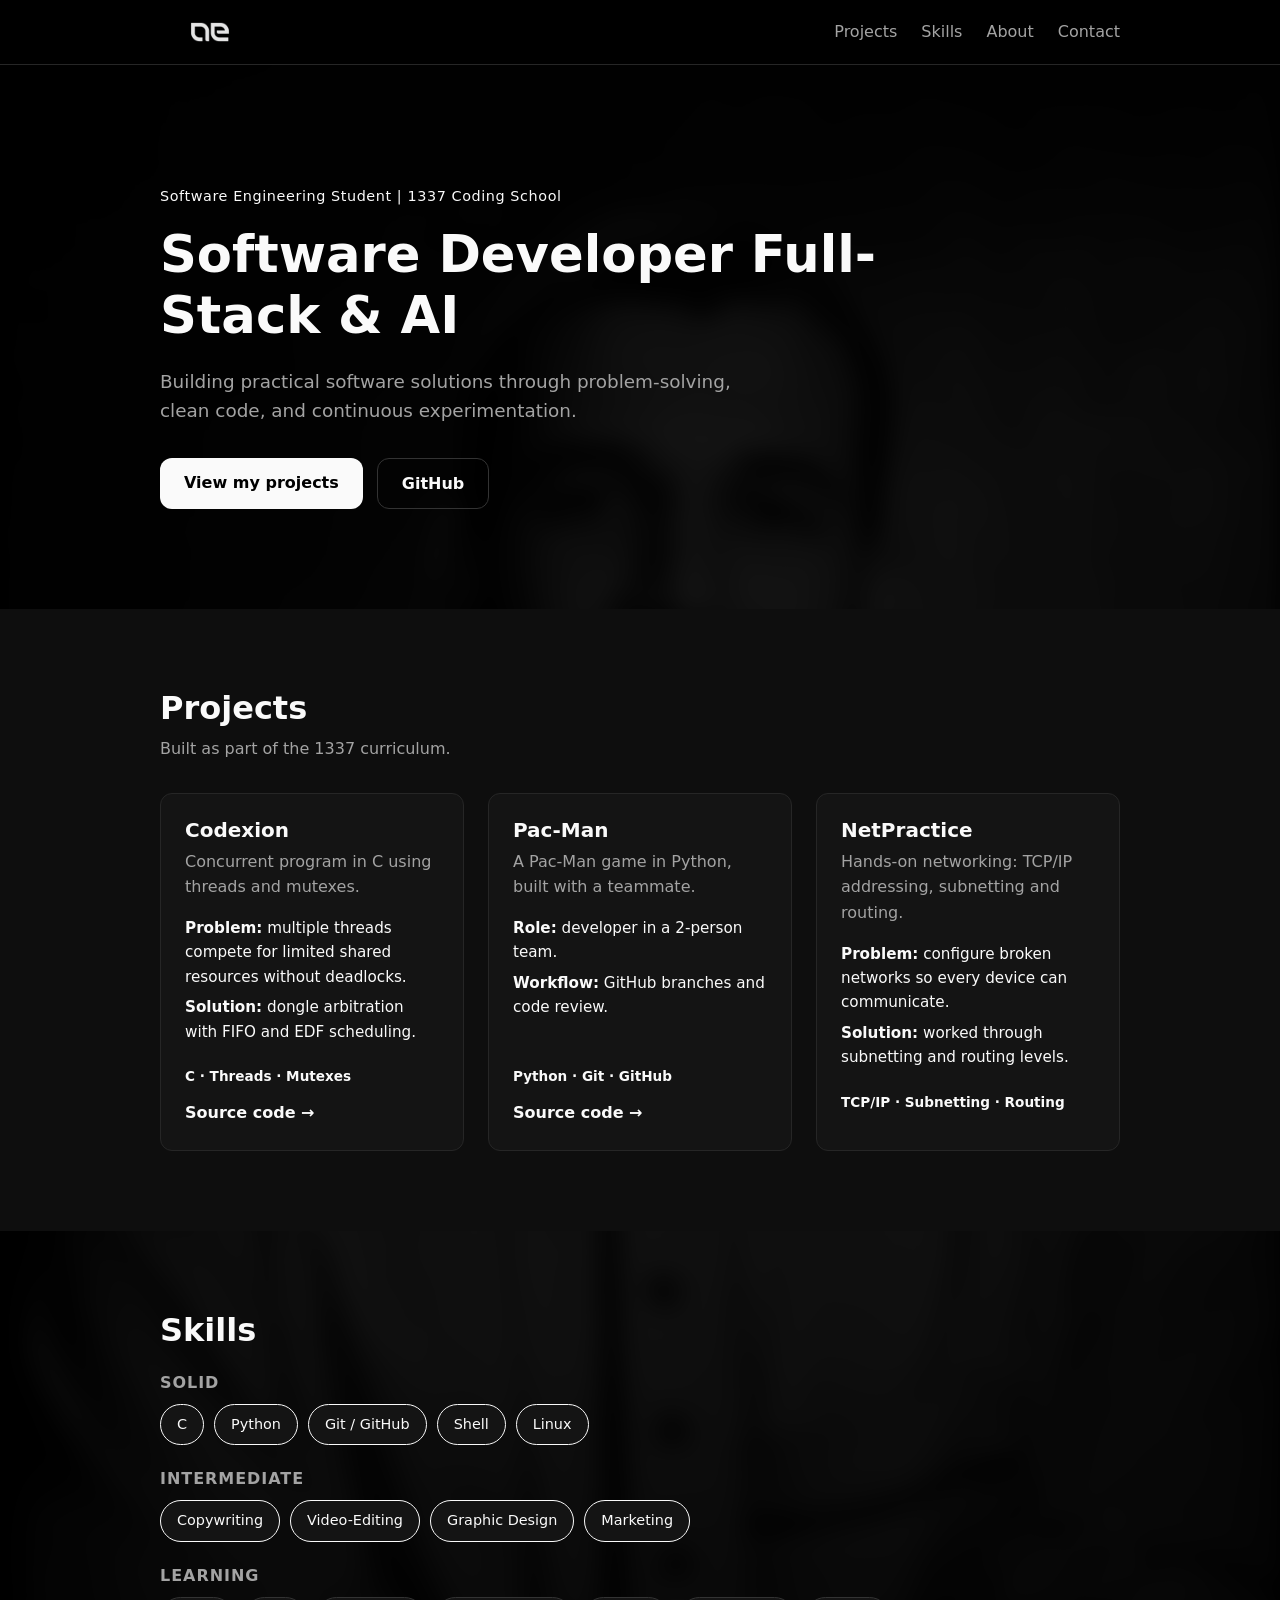
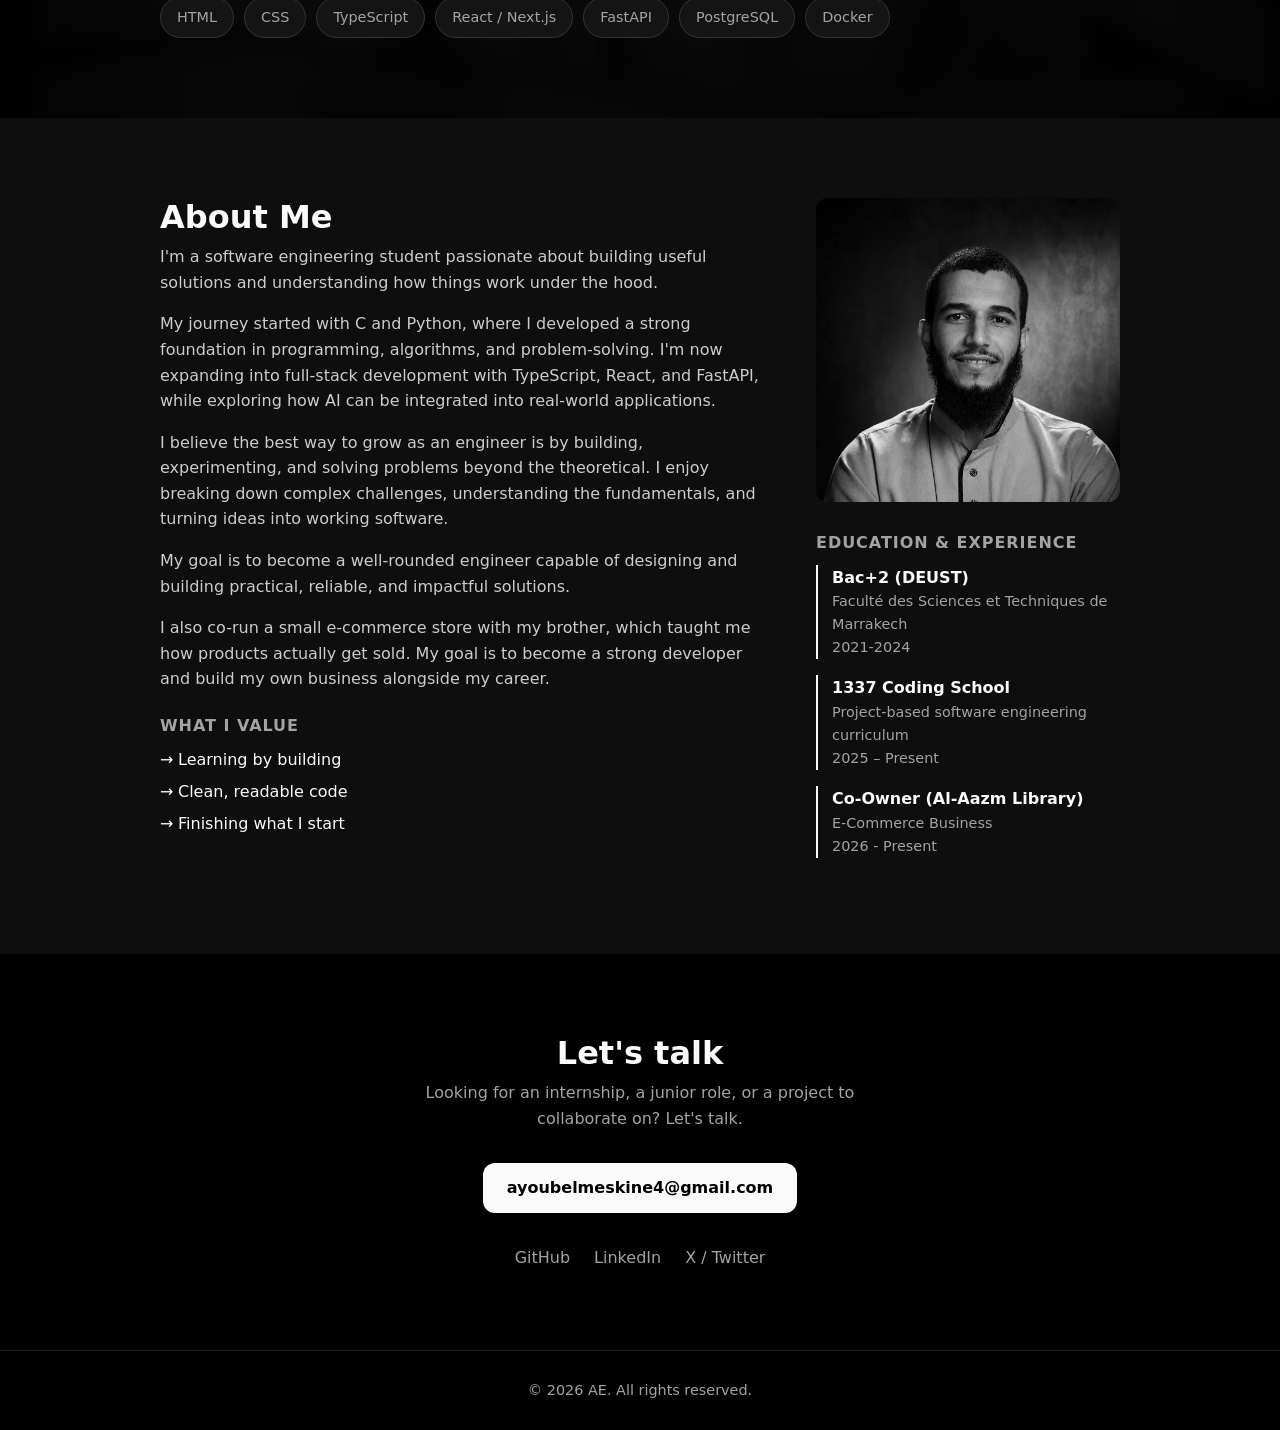
<file: index.html>
<!DOCTYPE html>
<html lang="en">
<head>
  <meta charset="UTF-8">
  <meta name="viewport" content="width=device-width, initial-scale=1.0">
  <title>Ayoub Elmeskine | Software Engineering Student</title>
  <meta name="description" content="Portfolio of Ayoub Elmeskine, software engineering student at 42 (1337 Benguerir), moving into full-stack web development.">
  <link rel="stylesheet" href="style.css">
</head>
<body>

  <header class="site-header">
    <nav class="nav container">
      <a href="#hero" class="logo">
        <img src="src/logo.png" alt="Ayoub Elmeskine logo">
      </a>
      <ul class="nav-links">
        <li><a href="#projects">Projects</a></li>
        <li><a href="#skills">Skills</a></li>
        <li><a href="#about">About</a></li>
        <li><a href="#contact">Contact</a></li>
      </ul>
    </nav>
  </header>

  <main>

    <section id="hero" class="hero">
      <div class="container hero-text">
        <p class="eyebrow">Software Engineering Student | 1337 Coding School</p>
        <h1>Software Developer Full-Stack & AI</h1>
        <p class="lead">
          Building practical software solutions
          through problem-solving, clean code, and continuous experimentation.
        </p>
        <div class="buttons">
          <a href="#projects" class="btn btn-primary">View my projects</a>
          <a href="https://github.com/elmeskineayoub" class="btn btn-secondary" target="_blank" rel="noopener">GitHub</a>
        </div>
      </div>
    </section>

    <section id="projects" class="section">
      <div class="container">
        <h2>Projects</h2>
        <p class="section-intro">Built as part of the 1337 curriculum.</p>

        <div class="cards">

          <article class="card">
            <h3>Codexion</h3>
            <p class="tagline">Concurrent program in C using threads and mutexes.</p>
            <ul class="card-list">
              <li><strong>Problem:</strong> multiple threads compete for limited shared resources without deadlocks.</li>
              <li><strong>Solution:</strong> dongle arbitration with FIFO and EDF scheduling.</li>
            </ul>
            <p class="tech">C · Threads · Mutexes</p>
            <a href="https://github.com/elmeskineayoub" class="card-link" target="_blank" rel="noopener">Source code →</a>
          </article>

          <article class="card">
            <h3>Pac-Man</h3>
            <p class="tagline">A Pac-Man game in Python, built with a teammate.</p>
            <ul class="card-list">
              <li><strong>Role:</strong> developer in a 2-person team.</li>
              <li><strong>Workflow:</strong> GitHub branches and code review.</li>
            </ul>
            <p class="tech">Python · Git · GitHub</p>
            <a href="https://github.com/elmeskineayoub" class="card-link" target="_blank" rel="noopener">Source code →</a>
          </article>

          <article class="card">
            <h3>NetPractice</h3>
            <p class="tagline">Hands-on networking: TCP/IP addressing, subnetting and routing.</p>
            <ul class="card-list">
              <li><strong>Problem:</strong> configure broken networks so every device can communicate.</li>
              <li><strong>Solution:</strong> worked through subnetting and routing levels.</li>
            </ul>
            <p class="tech">TCP/IP · Subnetting · Routing</p>
          </article>

        </div>
      </div>
    </section>

    <section id="skills" class="section">
      <div class="container">
        <h2>Skills</h2>

        <h3 class="skills-title">Solid</h3>
        <ul class="pills">
          <li>C</li>
          <li>Python</li>
          <li>Git / GitHub</li>
          <li>Shell</li>
          <li>Linux</li>
        </ul>

        <h3 class="skills-title">Intermediate</h3>
        <ul class="pills pills-intermediate">
          <li>Copywriting</li>
          <li>Video-Editing</li>
          <li>Graphic Design</li>
          <li>Marketing</li>
        </ul>

        <h3 class="skills-title">Learning</h3>
        <ul class="pills pills-learning">
          <li>HTML</li>
          <li>CSS</li>
          <li>TypeScript</li>
          <li>React / Next.js</li>
          <li>FastAPI</li>
          <li>PostgreSQL</li>
          <li>Docker</li>
        </ul>

      </div>
    </section>

    <section id="about" class="section">
      <div class="container about">
        <div class="about-text">
          <h2>About Me</h2>
          <p>
            I'm a software engineering student passionate about building 
            useful solutions and understanding how things work under the hood.
          </p>

          <p>
            My journey started with C and Python, where I developed a strong foundation in programming, 
            algorithms, and problem-solving. I'm now expanding into full-stack development with 
            TypeScript, React, and FastAPI, while exploring how AI can be integrated into real-world applications.
          </p>

          <p>
            I believe the best way to grow as an engineer is by building, experimenting, 
            and solving problems beyond the theoretical. I enjoy breaking down complex challenges, 
            understanding the fundamentals, and turning ideas into working software.
          </p>

          <p>
            My goal is to become a well-rounded engineer capable of 
            designing and building practical, reliable, and impactful solutions.
          </p>

          <p>
            I also co-run a small e-commerce store with my brother, which taught me how
            products actually get sold. My goal is to become a strong developer and
            build my own business alongside my career.
          </p>

          <h3 class="skills-title">What I value</h3>
          <ul class="values">
            <li>Learning by building</li>
            <li>Clean, readable code</li>
            <li>Finishing what I start</li>
          </ul>
        </div>

        <div class="about-side">
          <img src="src/mine.png" alt="Ayoub Elmeskine" class="photo">

          <h3 class="skills-title">Education &amp; experience</h3>
          <ul class="timeline">
            <li>
              <strong>Bac+2 (DEUST)</strong>
              <span>Faculté des Sciences et Techniques de Marrakech</span>
              <span>2021-2024</span>
            </li>
            <li>
              <strong>1337 Coding School</strong>
              <span>Project-based software engineering curriculum</span>
              <span>2025 – Present</span>
            </li>
            <li>
              <strong>Co-Owner (Al-Aazm Library)</strong>
              <span>E-Commerce Business<br>2026 - Present</br></span>
            </li>
          </ul>
        </div>
      </div>
    </section>

    <section id="contact" class="section contact">
      <div class="container">
        <h2>Let's talk</h2>
        <p class="section-intro">
          Looking for an internship, a junior role, or a project to collaborate on?
          Let's talk.
        </p>
        <a href="mailto:ayoubelmeskine4@gmail.com" class="btn btn-primary">ayoubelmeskine4@gmail.com</a>

        <ul class="socials">
          <li><a href="https://github.com/elmeskineayoub" target="_blank" rel="noopener">GitHub</a></li>
          <li><a href="https://www.linkedin.com/in/ayoubelmeskine/" target="_blank" rel="noopener">LinkedIn</a></li>
          <li><a href="https://x.com/ayoub_elmeskine" target="_blank" rel="noopener">X / Twitter</a></li>
        </ul>
      </div>
    </section>

  </main>

  <footer class="site-footer">
    <div class="container">
      <p>&copy; 2026 AE. All rights reserved.</p>
    </div>
  </footer>

</body>
</html>
</file>
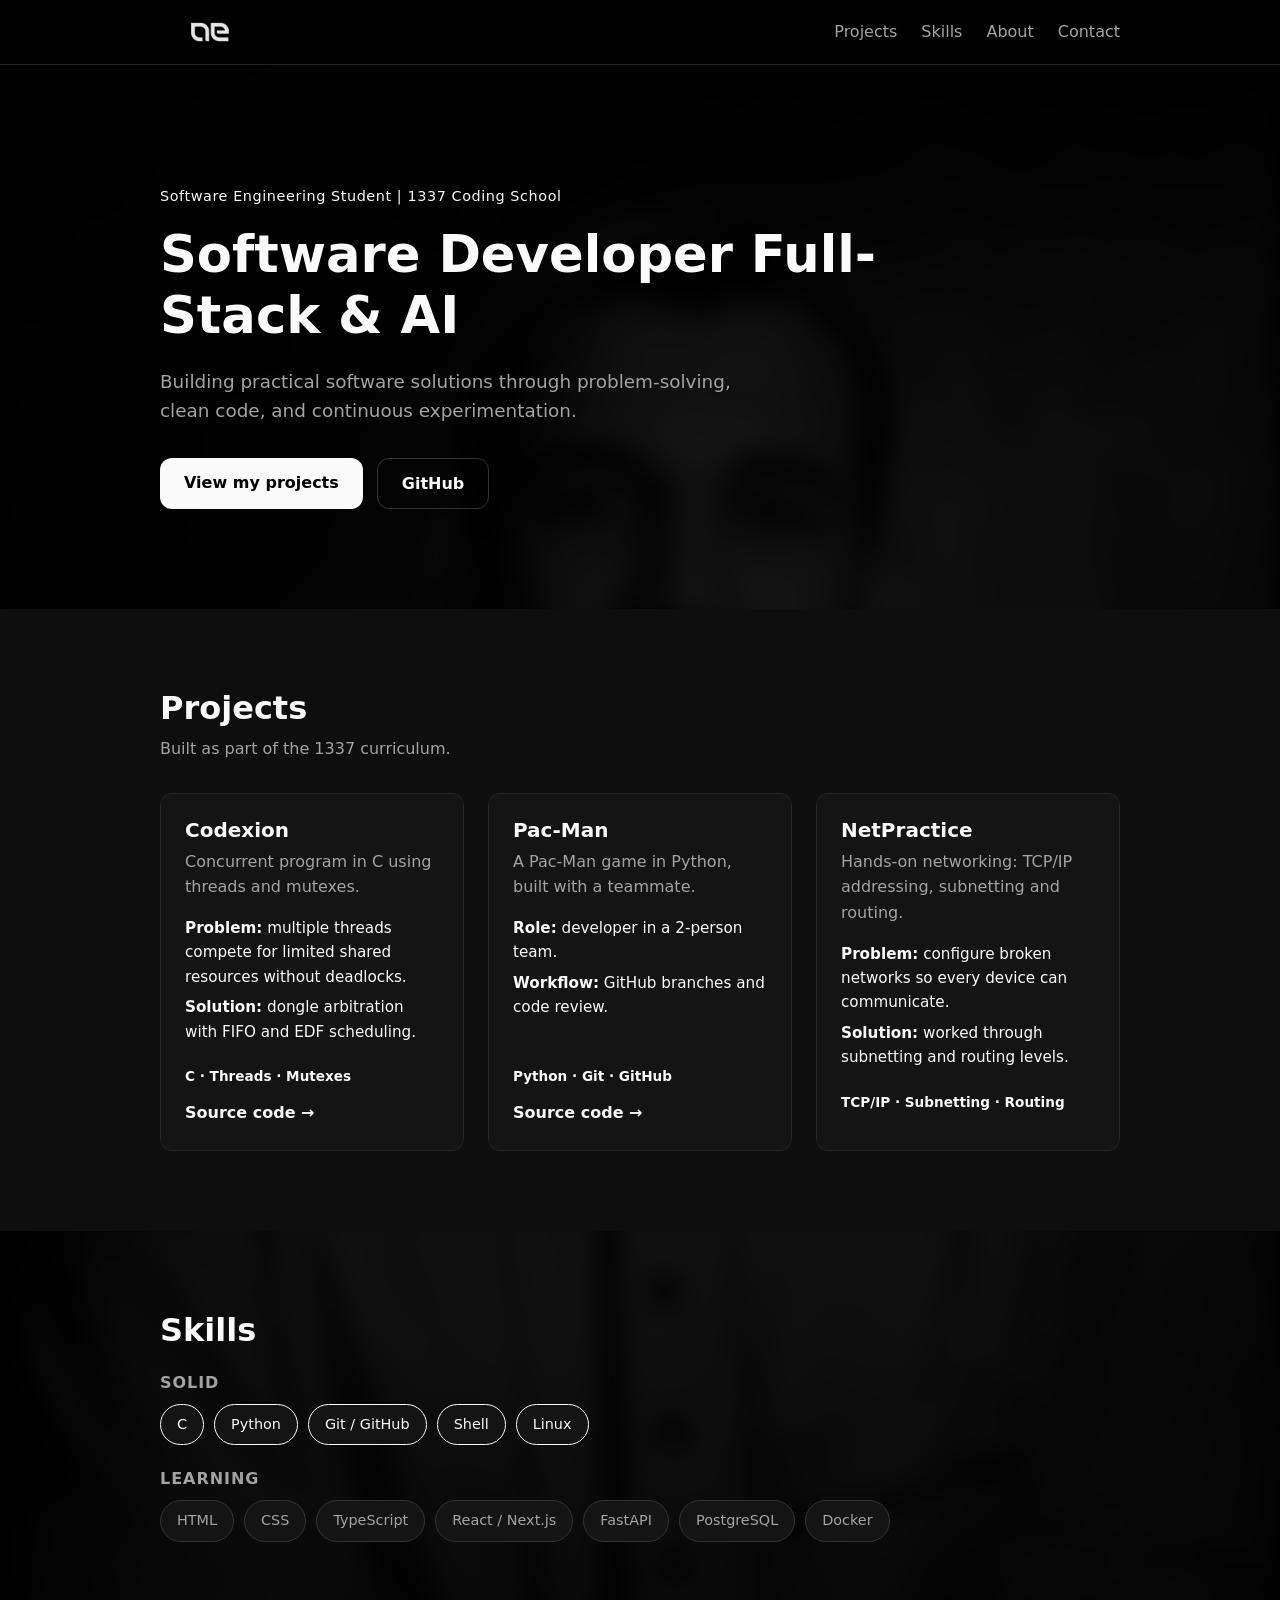
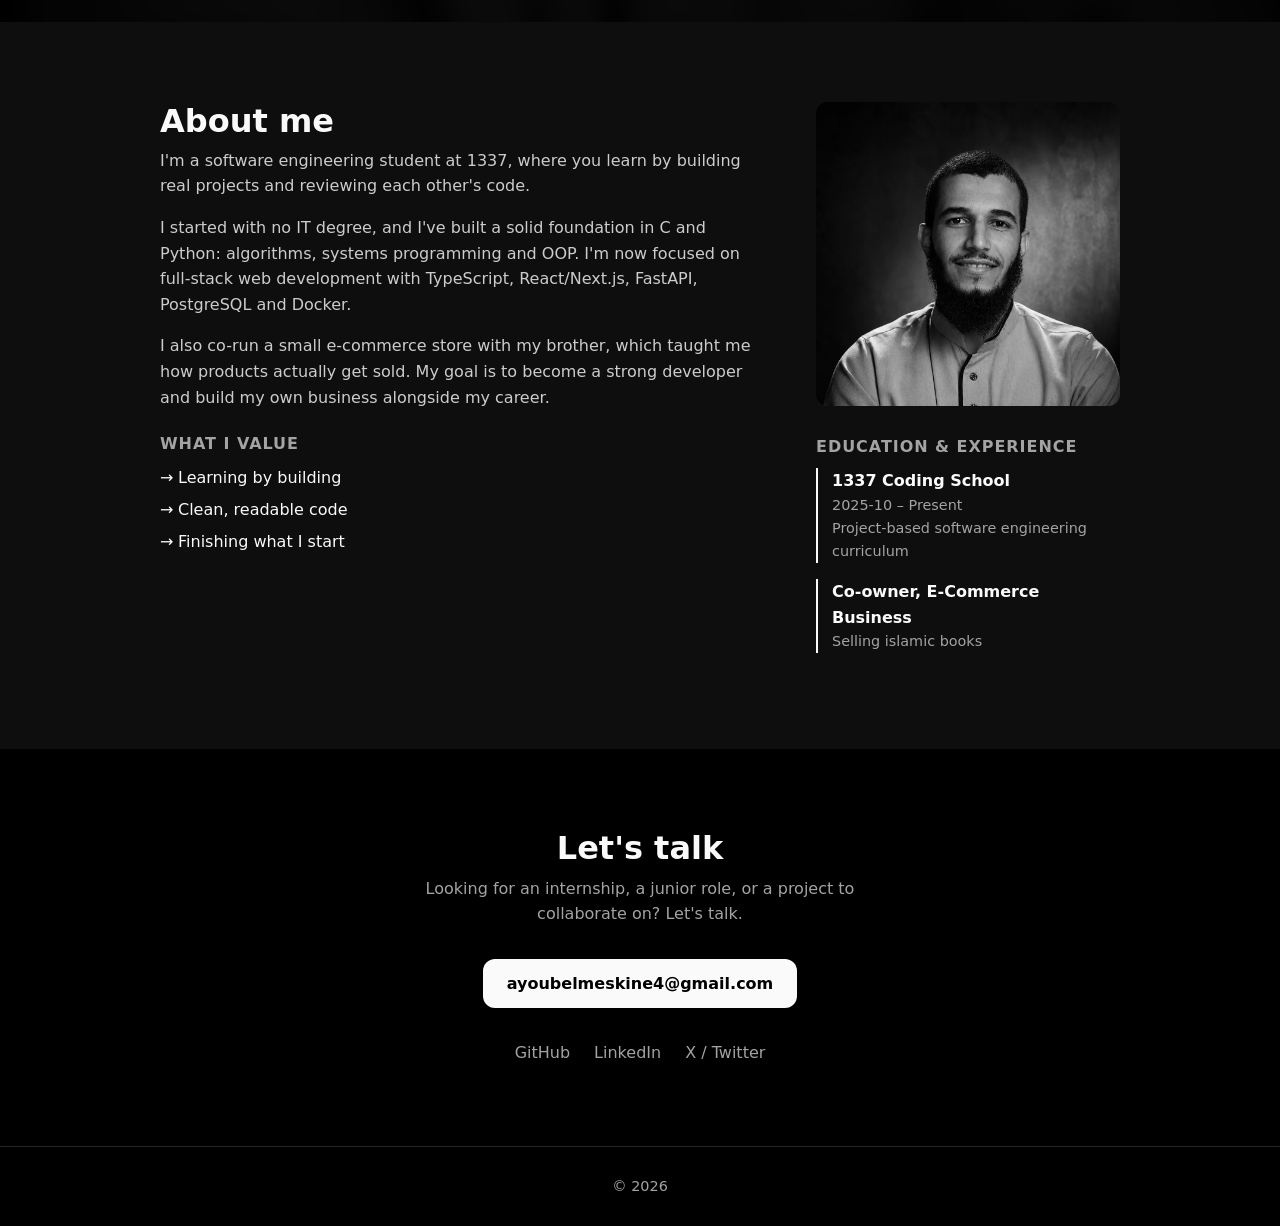
<file: home.html>
<!DOCTYPE html>
<html lang="en">
<head>
  <meta charset="UTF-8">
  <meta name="viewport" content="width=device-width, initial-scale=1.0">
  <title>Ayoub Elmeskine | Software Engineering Student</title>
  <meta name="description" content="Portfolio of Ayoub Elmeskine, software engineering student at 42 (1337 Benguerir), moving into full-stack web development.">
  <link rel="stylesheet" href="style.css">
</head>
<body>

  <header class="site-header">
    <nav class="nav container">
      <a href="#hero" class="logo">
        <img src="logo.png" alt="Ayoub Elmeskine logo">
      </a>
      <ul class="nav-links">
        <li><a href="#projects">Projects</a></li>
        <li><a href="#skills">Skills</a></li>
        <li><a href="#about">About</a></li>
        <li><a href="#contact">Contact</a></li>
      </ul>
    </nav>
  </header>

  <main>

    <section id="hero" class="hero">
      <div class="container hero-text">
        <p class="eyebrow">Software Engineering Student | 1337 Coding School</p>
        <h1>Software Developer Full-Stack & AI</h1>
        <p class="lead">
          Building practical software solutions
          through problem-solving, clean code, and continuous experimentation.
        </p>
        <div class="buttons">
          <a href="#projects" class="btn btn-primary">View my projects</a>
          <a href="https://github.com/elmeskineayoub" class="btn btn-secondary" target="_blank" rel="noopener">GitHub</a>
        </div>
      </div>
    </section>

    <section id="projects" class="section">
      <div class="container">
        <h2>Projects</h2>
        <p class="section-intro">Built as part of the 1337 curriculum.</p>

        <div class="cards">

          <article class="card">
            <h3>Codexion</h3>
            <p class="tagline">Concurrent program in C using threads and mutexes.</p>
            <ul class="card-list">
              <li><strong>Problem:</strong> multiple threads compete for limited shared resources without deadlocks.</li>
              <li><strong>Solution:</strong> dongle arbitration with FIFO and EDF scheduling.</li>
            </ul>
            <p class="tech">C · Threads · Mutexes</p>
            <a href="https://github.com/elmeskineayoub" class="card-link" target="_blank" rel="noopener">Source code →</a>
          </article>

          <article class="card">
            <h3>Pac-Man</h3>
            <p class="tagline">A Pac-Man game in Python, built with a teammate.</p>
            <ul class="card-list">
              <li><strong>Role:</strong> developer in a 2-person team.</li>
              <li><strong>Workflow:</strong> GitHub branches and code review.</li>
            </ul>
            <p class="tech">Python · Git · GitHub</p>
            <a href="https://github.com/elmeskineayoub" class="card-link" target="_blank" rel="noopener">Source code →</a>
          </article>

          <article class="card">
            <h3>NetPractice</h3>
            <p class="tagline">Hands-on networking: TCP/IP addressing, subnetting and routing.</p>
            <ul class="card-list">
              <li><strong>Problem:</strong> configure broken networks so every device can communicate.</li>
              <li><strong>Solution:</strong> worked through subnetting and routing levels.</li>
            </ul>
            <p class="tech">TCP/IP · Subnetting · Routing</p>
          </article>

        </div>
      </div>
    </section>

    <section id="skills" class="section">
      <div class="container">
        <h2>Skills</h2>

        <h3 class="skills-title">Solid</h3>
        <ul class="pills">
          <li>C</li>
          <li>Python</li>
          <li>Git / GitHub</li>
          <li>Shell</li>
          <li>Linux</li>
        </ul>

        <h3 class="skills-title">Learning</h3>
        <ul class="pills pills-learning">
          <li>HTML</li>
          <li>CSS</li>
          <li>TypeScript</li>
          <li>React / Next.js</li>
          <li>FastAPI</li>
          <li>PostgreSQL</li>
          <li>Docker</li>
        </ul>
      </div>
    </section>

    <section id="about" class="section">
      <div class="container about">
        <div class="about-text">
          <h2>About me</h2>
          <p>
            I'm a software engineering student at 1337, where you
            learn by building real projects and reviewing each other's code.
          </p>
          <p>
            I started with no IT degree, and I've built a solid foundation in C and
            Python: algorithms, systems programming and OOP. I'm now focused on
            full-stack web development with TypeScript, React/Next.js, FastAPI,
            PostgreSQL and Docker.
          </p>
          <p>
            I also co-run a small e-commerce store with my brother, which taught me how
            products actually get sold. My goal is to become a strong developer and
            build my own business alongside my career.
          </p>

          <h3 class="skills-title">What I value</h3>
          <ul class="values">
            <li>Learning by building</li>
            <li>Clean, readable code</li>
            <li>Finishing what I start</li>
          </ul>
        </div>

        <div class="about-side">
          <img src="mine.png" alt="Ayoub Elmeskine" class="photo">

          <h3 class="skills-title">Education &amp; experience</h3>
          <ul class="timeline">
            <li>
              <strong>1337 Coding School</strong>
              <span>2025-10 – Present</span>
              <span>Project-based software engineering curriculum</span>
            </li>
            <li>
              <strong>Co-owner, E-Commerce Business</strong>
              <span>Selling islamic books</span>
            </li>
          </ul>
        </div>
      </div>
    </section>

    <section id="contact" class="section contact">
      <div class="container">
        <h2>Let's talk</h2>
        <p class="section-intro">
          Looking for an internship, a junior role, or a project to collaborate on?
          Let's talk.
        </p>
        <a href="mailto:ayoubelmeskine4@gmail.com" class="btn btn-primary">ayoubelmeskine4@gmail.com</a>

        <ul class="socials">
          <li><a href="https://github.com/elmeskineayoub" target="_blank" rel="noopener">GitHub</a></li>
          <li><a href="https://www.linkedin.com/in/ayoubelmeskine/" target="_blank" rel="noopener">LinkedIn</a></li>
          <li><a href="https://x.com/ayoub_elmeskine" target="_blank" rel="noopener">X / Twitter</a></li>
        </ul>
      </div>
    </section>

  </main>

  <footer class="site-footer">
    <div class="container">
      <p>&copy; 2026</p>
    </div>
  </footer>

</body>
</html>
</file>
<file: style.css>
/* ============ VARIABLES ============
   Change the colors here and the whole site updates. */
:root {
  --bg: #000000;        /* black */
  --card: #141414;      /* dark gray */
  --border: #262626;    /* gray border */
  --text: #fafafa;      /* white */
  --muted: #a3a3a3;     /* mid gray */
  --accent: #fafafa;    /* white */
  --accent-dark: #d4d4d4; /* light gray */
  --radius: 12px;
  --max-width: 1000px;
}

/* ============ RESET & BASE ============ */
* {
  box-sizing: border-box;
  margin: 0;
  padding: 0;
}

html {
  scroll-behavior: smooth;
}

body {
  font-family: system-ui, -apple-system, "Segoe UI", Roboto, sans-serif;
  background: var(--bg);
  color: var(--text);
  line-height: 1.6;
}

a {
  color: inherit;
  text-decoration: none;
}

ul {
  list-style: none;
}

h1, h2, h3 {
  line-height: 1.2;
}

h2 {
  font-size: 2rem;
  margin-bottom: 0.5rem;
}

/* Centers content and limits its width */
.container {
  max-width: var(--max-width);
  margin: 0 auto;
  padding: 0 20px;
}

.section {
  padding: 80px 0;
}

.section-intro {
  color: var(--muted);
  margin-bottom: 2rem;
}

/* ============ NAV ============ */
.site-header {
  position: sticky;
  top: 0;
  z-index: 10;
  background: rgba(0, 0, 0, 0.9);
  backdrop-filter: blur(8px);
  border-bottom: 1px solid var(--border);
}

.nav {
  display: flex;
  justify-content: space-between;
  align-items: center;
  height: 64px;
}

.logo {
  font-weight: 700;
  font-size: 1.1rem;
  color: var(--accent);
}

.nav-links {
  display: flex;
  gap: 24px;
}

.nav-links a {
  color: var(--muted);
  transition: color 0.2s;
}

.nav-links a:hover {
  color: var(--text);
}

/* ============ HERO ============ */
.hero {
  padding: 120px 0 100px;
}

/* ============ BLURRED PHOTO BACKGROUND (black sections) ============
   Shared by the hero, skills and contact sections. The image uses
   background-attachment: fixed so it stays anchored to the viewport —
   scrolling "moves through" the same photo across every black section. */
#hero,
#skills,
#contact {
  position: relative;
  overflow: hidden;
}

#hero::before,
#skills::before,
#contact::before {
  content: "";
  position: absolute;
  inset: -40px;   /* bleed past the edges so the blur has no faded border */
  background: url("mine.png") center top / cover no-repeat fixed;
  filter: blur(12px) grayscale(100%);
  opacity: 0.35;
  z-index: 0;
}

/* Dark overlay so text stays readable over the image */
#hero::after,
#skills::after,
#contact::after {
  content: "";
  position: absolute;
  inset: 0;
  background: rgba(0, 0, 0, 0.7);
  z-index: 0;
}

/* Keep each section's content above the background layers */
#hero > .container,
#skills > .container,
#contact > .container {
  position: relative;
  z-index: 1;
}

.eyebrow {
  color: var(--accent);
  font-size: 0.9rem;
  letter-spacing: 0.04em;
  margin-bottom: 1rem;
}

.hero h1 {
  font-size: clamp(2rem, 5vw, 3.2rem);
  max-width: 800px;
  margin-bottom: 1.25rem;
}

.lead {
  color: var(--muted);
  font-size: 1.15rem;
  max-width: 600px;
  margin-bottom: 2rem;
}

.buttons {
  display: flex;
  gap: 14px;
  flex-wrap: wrap;
}

/* ============ BUTTONS ============ */
.btn {
  display: inline-block;
  padding: 12px 24px;
  border-radius: var(--radius);
  font-weight: 600;
  transition: transform 0.2s, background 0.2s;
}

.btn:hover {
  transform: translateY(-2px);
}

.btn-primary {
  background: var(--accent);
  color: #000000;
}

.btn-primary:hover {
  background: var(--accent-dark);
}

.btn-secondary {
  border: 1px solid #333333;
  color: var(--text);
}

.btn-secondary:hover {
  border-color: var(--accent);
}

/* ============ ALTERNATING SECTION BACKGROUNDS ============
   Sections alternate #000000 / #222222 in order:
   Hero (black) → Projects (gray) → Skills (black) → About (gray) → Contact (black) */
#projects { background: #0e0e0e; }
#skills  { background: #000000; }
#about   { background: #0e0e0e; }
#contact { background: #000000; }

/* ============ PROJECT CARDS (CSS Grid) ============ */
.cards {
  display: grid;
  grid-template-columns: repeat(auto-fit, minmax(280px, 1fr));
  gap: 24px;
}

.card {
  background: var(--card);
  border: 1px solid var(--border);
  border-radius: var(--radius);
  padding: 24px;
  display: flex;
  flex-direction: column;
  transition: transform 0.2s, border-color 0.2s;
}

.card:hover {
  transform: translateY(-4px);
  border-color: var(--accent);
}

.card h3 {
  font-size: 1.25rem;
  margin-bottom: 0.4rem;
}

.tagline {
  color: var(--muted);
  margin-bottom: 1rem;
}

.card-list {
  margin-bottom: 1rem;
  font-size: 0.95rem;
}

.card-list li {
  margin-bottom: 0.4rem;
}

.tech {
  margin-top: auto;
  color: var(--accent);
  font-size: 0.85rem;
  font-weight: 600;
  margin-bottom: 0.75rem;
}

.card-link {
  color: var(--text);
  font-weight: 600;
}

.card-link:hover {
  color: var(--accent);
}

/* ============ SKILLS (Flexbox pills) ============ */
.skills-title {
  font-size: 1rem;
  color: var(--muted);
  text-transform: uppercase;
  letter-spacing: 0.06em;
  margin: 1.5rem 0 0.75rem;
}

.pills {
  display: flex;
  flex-wrap: wrap;
  gap: 10px;
}

.pills li {
  background: var(--card);
  border: 1px solid var(--accent);
  color: var(--text);
  padding: 8px 16px;
  border-radius: 999px;
  font-size: 0.9rem;
}

.pills-learning li {
  border-color: #333333;
  color: var(--muted);
}

/* ============ ABOUT (two columns) ============ */
.about {
  display: grid;
  grid-template-columns: 2fr 1fr;
  gap: 48px;
}

.about-text p {
  margin-bottom: 1rem;
  color: #cccccc;
}

.values li {
  padding-left: 18px;
  position: relative;
  margin-bottom: 0.4rem;
}

.values li::before {
  content: "→";
  color: var(--accent);
  position: absolute;
  left: 0;
}

.photo {
  width: 100%;
  aspect-ratio: 1 / 1;
  object-fit: cover;
  object-position: top;   /* shows the top of the image so your face is visible */
  border-radius: var(--radius);
}

.timeline li {
  display: flex;
  flex-direction: column;
  margin-bottom: 1rem;
  padding-left: 14px;
  border-left: 2px solid var(--accent);
}

.timeline span {
  color: var(--muted);
  font-size: 0.9rem;
}

/* ============ CONTACT ============ */
.contact {
  text-align: center;
}

.contact .section-intro {
  max-width: 520px;
  margin-left: auto;
  margin-right: auto;
}

.socials {
  display: flex;
  justify-content: center;
  gap: 24px;
  margin-top: 2rem;
}

.socials a {
  color: var(--muted);
  transition: color 0.2s;
}

.socials a:hover {
  color: var(--accent);
}

/* ============ FOOTER ============ */
.site-footer {
  padding: 28px 0;
  text-align: center;
  color: var(--muted);
  font-size: 0.9rem;
  border-top: 1px solid var(--border);
}

/* ============ MOBILE ============ */
@media (max-width: 700px) {
  .section {
    padding: 56px 0;
  }

  .hero {
    padding: 72px 0 64px;
  }

  .nav-links {
    gap: 14px;
    font-size: 0.9rem;
  }

  .about {
    grid-template-columns: 1fr;
    gap: 32px;
  }
}

.logo img {
  height: 100px;   /* nav is 64px tall, so 36-44px fits well */
  width: auto;    /* keeps the proportions, no stretching */
  display: block; /* removes the small gap under inline images */
}
</file>
